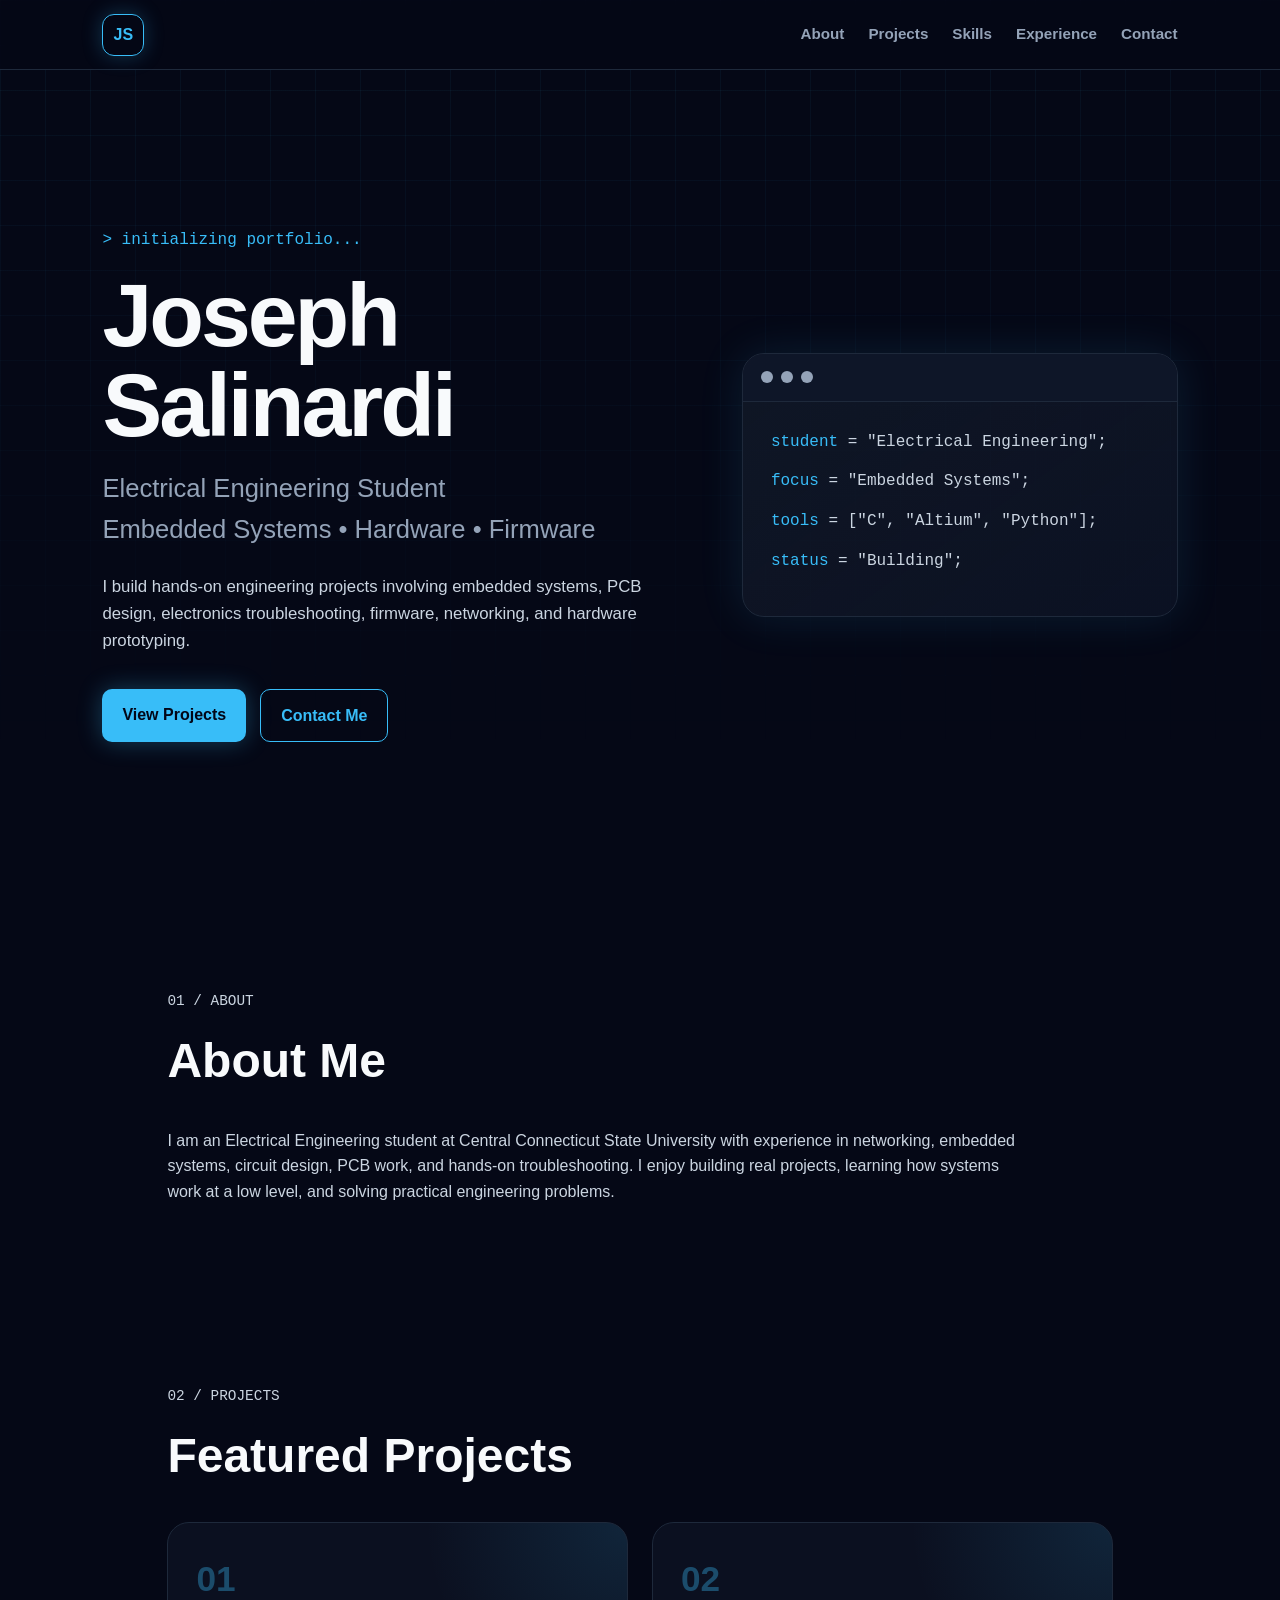
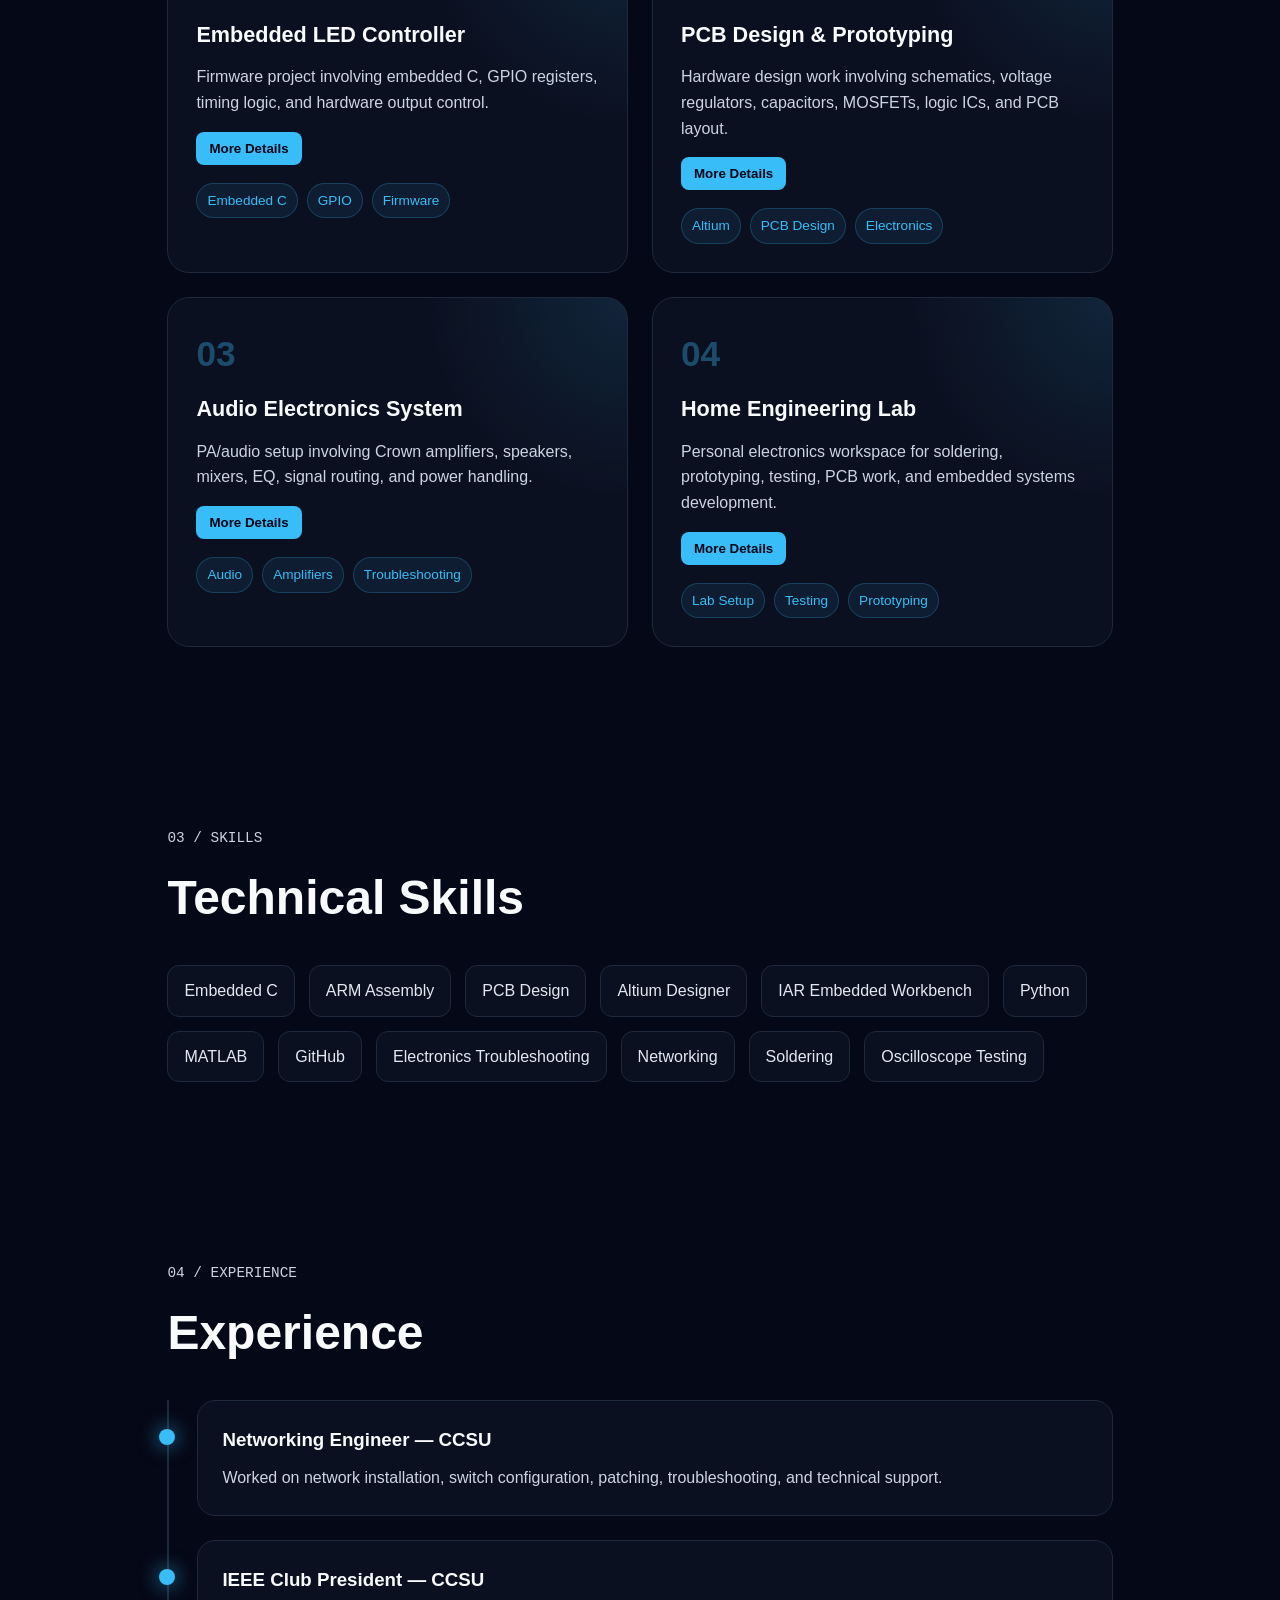
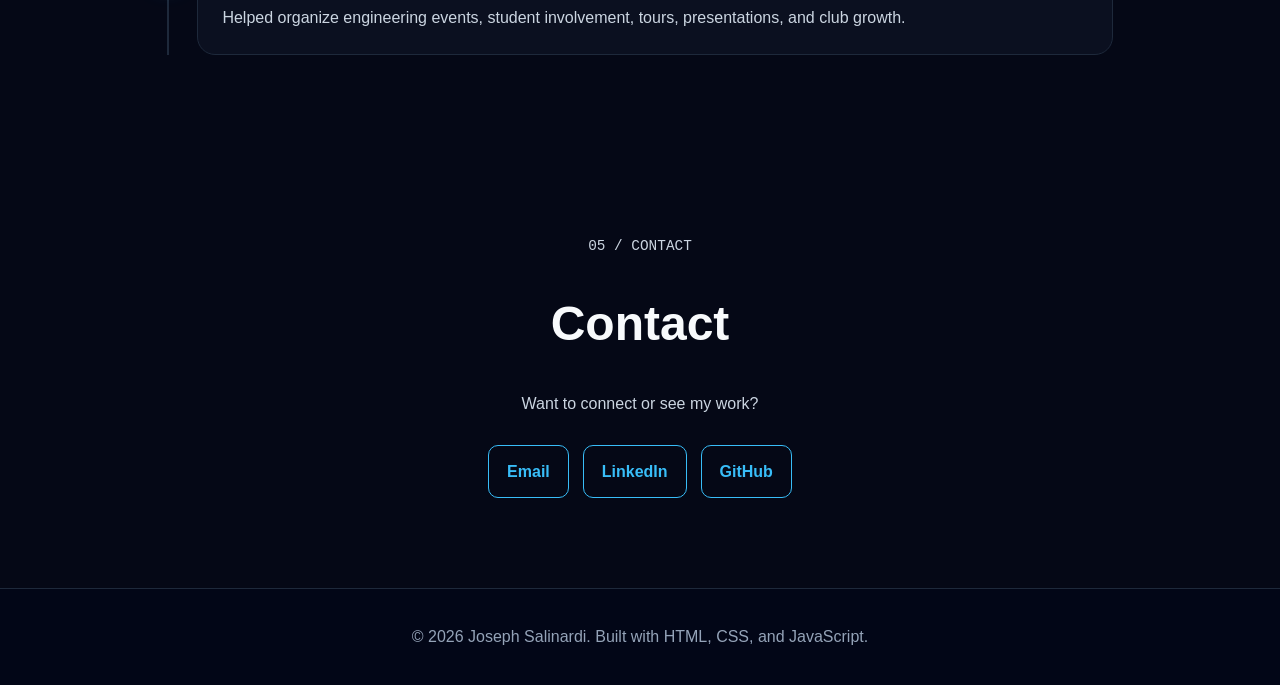
<file: portfolio/index.html>
<!DOCTYPE html>
<html lang="en">
<head>
  <meta charset="UTF-8" />
  <meta name="viewport" content="width=device-width, initial-scale=1.0" />
  <title>Joseph Salinardi | Portfolio</title>

  <link rel="stylesheet" href="css/style.css">
</head>

<body>
  <div class="background-grid"></div>

  <nav class="navbar">
    <div class="logo">JS</div>

    <div class="nav-links">
      <a href="#about">About</a>
      <a href="#projects">Projects</a>
      <a href="#skills">Skills</a>
      <a href="#experience">Experience</a>
      <a href="#contact">Contact</a>
    </div>
  </nav>

  <header class="hero">
    <div class="hero-content">
      <p class="terminal-line">&gt; initializing portfolio...</p>

      <h1>Joseph Salinardi</h1>

      <h2>
        Electrical Engineering Student<br>
        Embedded Systems • Hardware • Firmware
      </h2>

      <p class="hero-text">
        I build hands-on engineering projects involving embedded systems,
        PCB design, electronics troubleshooting, firmware, networking,
        and hardware prototyping.
      </p>

      <div class="hero-buttons">
        <a href="#projects" class="btn primary">View Projects</a>
        <a href="#contact" class="btn secondary">Contact Me</a>
      </div>
    </div>

    <div class="hero-panel">
      <div class="panel-header">
        <span></span>
        <span></span>
        <span></span>
      </div>

      <div class="code-box">
        <p><span class="cyan">student</span> = "Electrical Engineering";</p>
        <p><span class="cyan">focus</span> = "Embedded Systems";</p>
        <p><span class="cyan">tools</span> = ["C", "Altium", "Python"];</p>
        <p><span class="cyan">status</span> = "Building";</p>
      </div>
    </div>
  </header>

  <main>
    <section id="about" class="section">
      <p class="section-label">01 / ABOUT</p>
      <h2>About Me</h2>

      <p>
        I am an Electrical Engineering student at Central Connecticut State
        University with experience in networking, embedded systems, circuit
        design, PCB work, and hands-on troubleshooting. I enjoy building real
        projects, learning how systems work at a low level, and solving
        practical engineering problems.
      </p>
    </section>

    <section id="projects" class="section">
      <p class="section-label">02 / PROJECTS</p>
      <h2>Featured Projects</h2>

      <div class="project-grid">
        <div class="project-card">
          <div class="card-number">01</div>
          <h3>Embedded LED Controller</h3>
          <p>
            Firmware project involving embedded C, GPIO registers,
            timing logic, and hardware output control.
          </p>

          <button class="details-button">More Details</button>

          <p class="project-details">
            This project focused on direct hardware control, register-level
            programming, output timing, and LED sequence logic.
          </p>

          <div class="tags">
            <span>Embedded C</span>
            <span>GPIO</span>
            <span>Firmware</span>
          </div>
        </div>

        <div class="project-card">
          <div class="card-number">02</div>
          <h3>PCB Design & Prototyping</h3>
          <p>
            Hardware design work involving schematics, voltage regulators,
            capacitors, MOSFETs, logic ICs, and PCB layout.
          </p>

          <button class="details-button">More Details</button>

          <p class="project-details">
            This included component research, schematic design, layout
            decisions, troubleshooting, and testing real hardware.
          </p>

          <div class="tags">
            <span>Altium</span>
            <span>PCB Design</span>
            <span>Electronics</span>
          </div>
        </div>

        <div class="project-card">
          <div class="card-number">03</div>
          <h3>Audio Electronics System</h3>
          <p>
            PA/audio setup involving Crown amplifiers, speakers, mixers,
            EQ, signal routing, and power handling.
          </p>

          <button class="details-button">More Details</button>

          <p class="project-details">
            Worked through amplifier setup, speaker wiring, EQ choices,
            signal flow, gain staging, and troubleshooting.
          </p>

          <div class="tags">
            <span>Audio</span>
            <span>Amplifiers</span>
            <span>Troubleshooting</span>
          </div>
        </div>

        <div class="project-card">
          <div class="card-number">04</div>
          <h3>Home Engineering Lab</h3>
          <p>
            Personal electronics workspace for soldering, prototyping,
            testing, PCB work, and embedded systems development.
          </p>

          <button class="details-button">More Details</button>

          <p class="project-details">
            Built around practical engineering work: testing circuits,
            organizing tools, debugging hardware, and building prototypes.
          </p>

          <div class="tags">
            <span>Lab Setup</span>
            <span>Testing</span>
            <span>Prototyping</span>
          </div>
        </div>
      </div>
    </section>

    <section id="skills" class="section">
      <p class="section-label">03 / SKILLS</p>
      <h2>Technical Skills</h2>

      <div class="skills-grid">
        <span>Embedded C</span>
        <span>ARM Assembly</span>
        <span>PCB Design</span>
        <span>Altium Designer</span>
        <span>IAR Embedded Workbench</span>
        <span>Python</span>
        <span>MATLAB</span>
        <span>GitHub</span>
        <span>Electronics Troubleshooting</span>
        <span>Networking</span>
        <span>Soldering</span>
        <span>Oscilloscope Testing</span>
      </div>
    </section>

    <section id="experience" class="section">
      <p class="section-label">04 / EXPERIENCE</p>
      <h2>Experience</h2>

      <div class="timeline">
        <div class="timeline-item">
          <h3>Networking Engineer — CCSU</h3>
          <p>
            Worked on network installation, switch configuration, patching,
            troubleshooting, and technical support.
          </p>
        </div>

        <div class="timeline-item">
          <h3>IEEE Club President — CCSU</h3>
          <p>
            Helped organize engineering events, student involvement, tours,
            presentations, and club growth.
          </p>
        </div>
      </div>
    </section>

    <section id="contact" class="section contact-section">
      <p class="section-label">05 / CONTACT</p>
      <h2>Contact</h2>

      <p>Want to connect or see my work?</p>

      <div class="contact-links">
        <a href="mailto:joeysalinardi@gmail.com">Email</a>
        <a href="https://www.linkedin.com/in/joseph-salinardi-2328a5291/" target="_blank">LinkedIn</a>
        <a href="https://github.com/JosephSalinardi" target="_blank">GitHub</a>
      </div>
    </section>
  </main>

  <footer>
    <p>© 2026 Joseph Salinardi. Built with HTML, CSS, and JavaScript.</p>
  </footer>

  <script src="js/script.js"></script>
</body>
</html>
</file>
<file: portfolio/css/style.css>
/* ===== Global Reset ===== */

* {
  box-sizing: border-box;
  margin: 0;
  padding: 0;
  scroll-behavior: smooth;
}

:root {
  --bg: #050816;
  --panel: #0b1020;
  --panel-light: #111827;
  --text: #f8fafc;
  --muted: #94a3b8;
  --cyan: #38bdf8;
  --blue: #2563eb;
  --border: #1e293b;
}

body {
  font-family: Arial, sans-serif;
  background: var(--bg);
  color: var(--text);
  line-height: 1.6;
  overflow-x: hidden;
}

a {
  color: inherit;
  text-decoration: none;
}


/* ===== Background Effect ===== */

.background-grid {
  position: fixed;
  inset: 0;
  z-index: -1;
  background:
    linear-gradient(rgba(56, 189, 248, 0.06) 1px, transparent 1px),
    linear-gradient(90deg, rgba(56, 189, 248, 0.06) 1px, transparent 1px);
  background-size: 45px 45px;
  mask-image: linear-gradient(to bottom, black, transparent 85%);
}


/* ===== Navbar ===== */

.navbar {
  position: sticky;
  top: 0;
  z-index: 50;
  height: 70px;
  padding: 0 8%;
  display: flex;
  align-items: center;
  justify-content: space-between;
  background: rgba(5, 8, 22, 0.85);
  backdrop-filter: blur(12px);
  border-bottom: 1px solid var(--border);
}

.logo {
  width: 42px;
  height: 42px;
  display: grid;
  place-items: center;
  border: 1px solid var(--cyan);
  color: var(--cyan);
  border-radius: 12px;
  font-weight: bold;
  box-shadow: 0 0 20px rgba(56, 189, 248, 0.25);
}

.nav-links {
  display: flex;
  gap: 24px;
}

.nav-links a {
  color: var(--muted);
  font-weight: bold;
  font-size: 0.95rem;
}

.nav-links a:hover,
.nav-links a.active {
  color: var(--cyan);
}


/* ===== Hero ===== */

.hero {
  min-height: calc(100vh - 70px);
  padding: 70px 8%;
  display: grid;
  grid-template-columns: 1.15fr 0.85fr;
  align-items: center;
  gap: 50px;
}

.terminal-line {
  color: var(--cyan);
  font-family: Consolas, monospace;
  margin-bottom: 18px;
}

.hero h1 {
  font-size: clamp(3rem, 7vw, 5.8rem);
  line-height: 1;
  margin-bottom: 18px;
  letter-spacing: -3px;
}

.hero h2 {
  color: var(--muted);
  font-weight: normal;
  font-size: clamp(1.2rem, 2vw, 1.7rem);
  margin-bottom: 24px;
}

.hero-text {
  max-width: 700px;
  color: #cbd5e1;
  font-size: 1.05rem;
  margin-bottom: 34px;
}

.hero-buttons {
  display: flex;
  flex-wrap: wrap;
  gap: 14px;
}

.btn {
  padding: 13px 20px;
  border-radius: 10px;
  font-weight: bold;
  transition: 0.25s;
}

.btn.primary {
  background: var(--cyan);
  color: #020617;
  box-shadow: 0 0 25px rgba(56, 189, 248, 0.3);
}

.btn.secondary {
  border: 1px solid var(--cyan);
  color: var(--cyan);
}

.btn:hover {
  transform: translateY(-3px);
}


/* ===== Fake Code Panel ===== */

.hero-panel {
  background: linear-gradient(145deg, rgba(17, 24, 39, 0.9), rgba(15, 23, 42, 0.65));
  border: 1px solid var(--border);
  border-radius: 22px;
  overflow: hidden;
  box-shadow: 0 0 45px rgba(56, 189, 248, 0.12);
}

.panel-header {
  height: 48px;
  display: flex;
  align-items: center;
  gap: 8px;
  padding: 0 18px;
  border-bottom: 1px solid var(--border);
  background: rgba(15, 23, 42, 0.9);
}

.panel-header span {
  width: 12px;
  height: 12px;
  border-radius: 50%;
  background: var(--muted);
}

.code-box {
  padding: 28px;
  font-family: Consolas, monospace;
  color: #cbd5e1;
}

.code-box p {
  margin-bottom: 14px;
}

.cyan {
  color: var(--cyan);
}


/* ===== Sections ===== */

.section {
  max-width: 1150px;
  margin: 0 auto;
  padding: 90px 8%;
}

.section-label {
  color: var(--cyan);
  font-family: Consolas, monospace;
  font-size: 0.9rem;
  margin-bottom: 10px;
}

.section h2 {
  font-size: clamp(2rem, 4vw, 3rem);
  margin-bottom: 28px;
}

.section > p {
  color: #cbd5e1;
  max-width: 850px;
}


/* ===== Projects ===== */

.project-grid {
  display: grid;
  grid-template-columns: repeat(2, 1fr);
  gap: 24px;
}

.project-card {
  position: relative;
  padding: 28px;
  min-height: 300px;
  border: 1px solid var(--border);
  border-radius: 22px;
  background:
    radial-gradient(circle at top right, rgba(56, 189, 248, 0.12), transparent 35%),
    var(--panel);
  transition: 0.25s;
}

.project-card:hover {
  transform: translateY(-8px);
  border-color: var(--cyan);
  box-shadow: 0 0 35px rgba(56, 189, 248, 0.12);
}

.card-number {
  color: rgba(56, 189, 248, 0.35);
  font-size: 2.2rem;
  font-weight: bold;
  margin-bottom: 10px;
}

.project-card h3 {
  font-size: 1.35rem;
  margin-bottom: 12px;
}

.project-card p {
  color: #cbd5e1;
}

.tags {
  display: flex;
  flex-wrap: wrap;
  gap: 9px;
  margin-top: 18px;
}

.tags span {
  color: var(--cyan);
  background: rgba(56, 189, 248, 0.08);
  border: 1px solid rgba(56, 189, 248, 0.22);
  border-radius: 999px;
  padding: 6px 10px;
  font-size: 0.85rem;
}


/* ===== JavaScript Details Buttons ===== */

.details-button {
  margin-top: 16px;
  padding: 9px 13px;
  border: none;
  border-radius: 8px;
  background: var(--cyan);
  color: #020617;
  font-weight: bold;
  cursor: pointer;
}

.project-details {
  display: none;
  margin-top: 14px;
}

.project-details.show {
  display: block;
}


/* ===== Skills ===== */

.skills-grid {
  display: flex;
  flex-wrap: wrap;
  gap: 14px;
}

.skills-grid span {
  padding: 12px 16px;
  color: #e2e8f0;
  background: var(--panel);
  border: 1px solid var(--border);
  border-radius: 12px;
  transition: 0.25s;
}

.skills-grid span:hover {
  color: var(--cyan);
  border-color: var(--cyan);
  transform: translateY(-3px);
}


/* ===== Experience Timeline ===== */

.timeline {
  display: grid;
  gap: 24px;
  border-left: 2px solid var(--border);
  padding-left: 28px;
}

.timeline-item {
  position: relative;
  padding: 24px;
  background: var(--panel);
  border: 1px solid var(--border);
  border-radius: 18px;
}

.timeline-item::before {
  content: "";
  position: absolute;
  left: -39px;
  top: 28px;
  width: 16px;
  height: 16px;
  background: var(--cyan);
  border-radius: 50%;
  box-shadow: 0 0 20px rgba(56, 189, 248, 0.8);
}

.timeline-item h3 {
  margin-bottom: 10px;
}

.timeline-item p {
  color: #cbd5e1;
}


/* ===== Contact ===== */

.contact-section {
  text-align: center;
}

.contact-section p {
  margin: 0 auto 28px;
}

.contact-links {
  display: flex;
  justify-content: center;
  flex-wrap: wrap;
  gap: 14px;
}

.contact-links a {
  padding: 13px 18px;
  border-radius: 10px;
  border: 1px solid var(--cyan);
  color: var(--cyan);
  font-weight: bold;
  transition: 0.25s;
}

.contact-links a:hover {
  background: var(--cyan);
  color: #020617;
  transform: translateY(-3px);
}


/* ===== Footer ===== */

footer {
  padding: 35px 8%;
  text-align: center;
  color: var(--muted);
  border-top: 1px solid var(--border);
  background: #020617;
}


/* ===== Responsive Design ===== */

@media (max-width: 850px) {
  .hero {
    grid-template-columns: 1fr;
  }

  .hero-panel {
    max-width: 600px;
  }

  .project-grid {
    grid-template-columns: 1fr;
  }

  .nav-links {
    gap: 12px;
    font-size: 0.85rem;
  }
}

@media (max-width: 600px) {
  .navbar {
    height: auto;
    padding: 16px 6%;
    flex-direction: column;
    gap: 14px;
  }

  .nav-links {
    flex-wrap: wrap;
    justify-content: center;
  }

  .hero {
    padding: 55px 6%;
  }

  .section {
    padding: 70px 6%;
  }

  .hero h1 {
    letter-spacing: -1px;
  }
}
</file>
